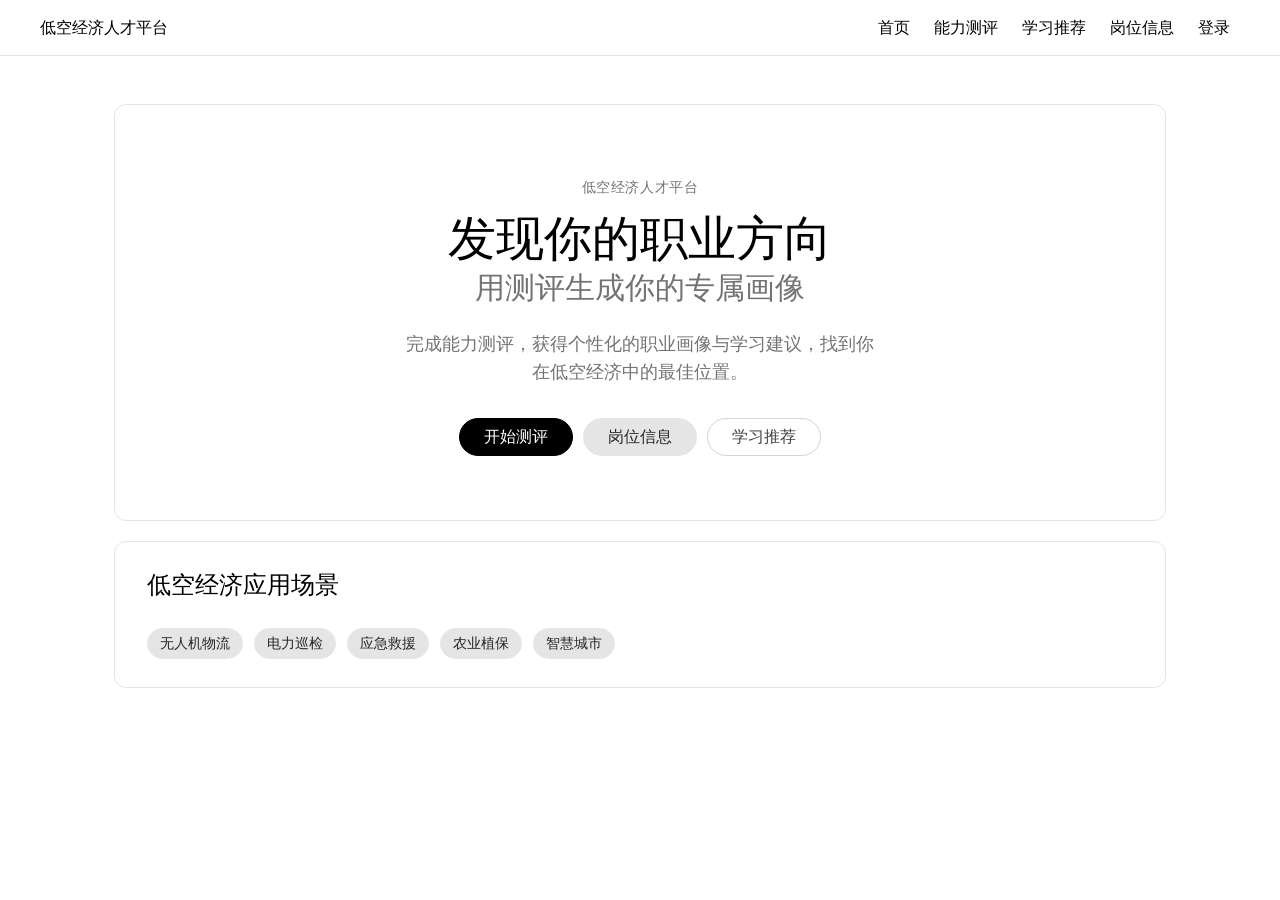
<file: index.html>
<!DOCTYPE html>
<html lang="zh-CN">

<head>

<meta charset="UTF-8">
<meta name="viewport" content="width=device-width, initial-scale=1.0">
<title>低空经济人才平台</title>

<link rel="stylesheet" href="css/style.css">

</head>

<body>

<nav class="navbar" role="navigation" aria-label="主导航">

<div class="logo" onclick="location.href='index.html'">低空经济人才平台</div>

<div class="nav-links" id="navLinks">

<a href="index.html" class="active">首页</a>
<a href="test.html">能力测评</a>
<a href="learning.html">学习推荐</a>
<a href="jobs.html">岗位信息</a>

<!-- 登录按钮交给JS控制 -->
<span id="authArea"></span>

</div>

</nav>

<main class="container">

  <section class="hero" aria-labelledby="heroTitle">
    <p class="hero-eyebrow">低空经济人才平台</p>
    <h1 class="hero-title" id="heroTitle">发现你的职业方向</h1>
    <p class="hero-title-sub">用测评生成你的专属画像</p>
    <p class="hero-desc">完成能力测评，获得个性化的职业画像与学习建议，找到你在低空经济中的最佳位置。</p>
    <div class="hero-actions">
      <a class="btn btn-green" href="test.html">开始测评</a>
      <a class="btn" href="jobs.html">岗位信息</a>
      <a class="btn btn-outline" href="learning.html">学习推荐</a>
    </div>
  </section>

  <div class="card">

    <h2 class="title">低空经济应用场景</h2>

    <div>
      <span class="tag">无人机物流</span>
      <span class="tag">电力巡检</span>
      <span class="tag">应急救援</span>
      <span class="tag">农业植保</span>
      <span class="tag">智慧城市</span>
    </div>

  </div>

</main>

<!-- 新增：登录状态控制 -->
<script>
window.onload = function () {
    var isLogin = localStorage.getItem("isLogin");
    var username = localStorage.getItem("username");
    var authArea = document.getElementById("authArea");

    if (isLogin === "true") {
        authArea.innerHTML = `
            <a href="profile.html">你好，${username || "用户"}</a>
            <a href="#" onclick="logout()">退出</a>
        `;
    } else {
        //  未登录
        authArea.innerHTML = `<a href="login.html">登录</a>`;
    }
};

//  退出登录
function logout() {
    localStorage.clear();
    alert("已退出登录");
    location.reload();
}
</script>

</body>

</html>
</file>
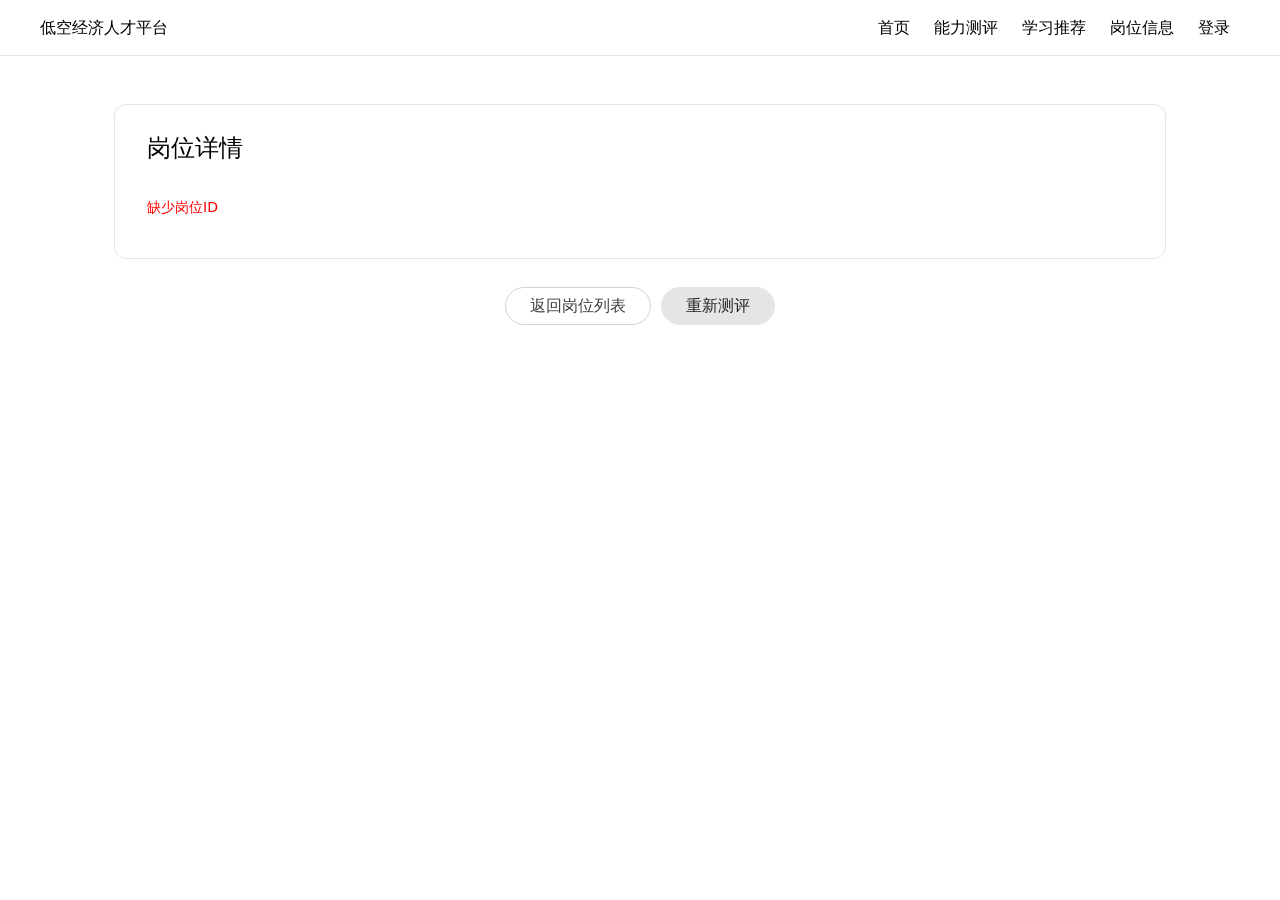
<file: job-detail.html>
<!DOCTYPE html>
<html lang="zh-CN">
<head>
    <meta charset="UTF-8">
    <meta name="viewport" content="width=device-width, initial-scale=1.0">
    <title>岗位详情 - 低空经济人才平台</title>
    <link rel="stylesheet" href="css/style.css">
</head>
<body>

<nav class="navbar" role="navigation" aria-label="主导航">
    <div class="logo" onclick="location.href='index.html'">低空经济人才平台</div>
    <div class="nav-links">
        <a href="index.html">首页</a>
        <a href="test.html">能力测评</a>
        <a href="learning.html">学习推荐</a>
        <a href="jobs.html" class="active">岗位信息</a>
        <a href="login.html">登录</a>
    </div>
</nav>

<main class="container">
    <div id="jobDetail" class="card">
        <h2 class="title">岗位详情</h2>
        <div id="loading">加载中...</div>
        <div id="error" style="display:none; color:red;">岗位信息加载失败</div>
        <div id="content" style="display:none;">
            <h3 id="jobName"></h3>
            <p id="jobDesc" class="job-desc"></p>
            <div class="job-meta">
                <span class="meta-item"><strong>类别：</strong><span id="jobCategory"></span></span>
                <span class="meta-item"><strong>要求等级：</strong><span id="jobRequire"></span></span>
                <span class="meta-item"><strong>薪资范围：</strong><span id="jobSalary"></span></span>
                <span class="meta-item"><strong>工作地点：</strong><span id="jobLocation"></span></span>
                <span class="meta-item"><strong>企业类型：</strong><span id="jobCompany"></span></span>
            </div>
            <div class="job-section">
                <h4>主要职责</h4>
                <ul id="responsibilities"></ul>
            </div>
            <div class="job-section">
                <h4>任职要求</h4>
                <ul id="requirements"></ul>
            </div>
        </div>
    </div>
    <div class="action-bar">
        <button class="btn btn-outline" onclick="history.back()">返回岗位列表</button>
        <button class="btn" onclick="location.href='test.html'">重新测评</button>
    </div>
</main>

<script>
window.onload = function() {
    const urlParams = new URLSearchParams(window.location.search);
    const jobId = urlParams.get('jobId');
    if (!jobId) {
        showError('缺少岗位ID');
        return;
    }
    loadJobDetail(jobId);
};

async function loadJobDetail(jobId) {
    try {
        const response = await fetch('/api/jobs/' + encodeURIComponent(jobId));
        if (!response.ok) {
            throw new Error('岗位不存在');
        }
        const job = await response.json();
        renderJobDetail(job);
    } catch (error) {
        showError('加载岗位详情失败：' + error.message);
    }
}

function renderJobDetail(job) {
    document.getElementById('loading').style.display = 'none';
    document.getElementById('content').style.display = 'block';

    document.getElementById('jobName').textContent = job.name;
    document.getElementById('jobDesc').textContent = job.description;
    document.getElementById('jobCategory').textContent = job.category;
    document.getElementById('jobRequire').textContent = job.requireLevel;
    document.getElementById('jobSalary').textContent = job.salaryRange;
    document.getElementById('jobLocation').textContent = job.workLocation;
    document.getElementById('jobCompany').textContent = job.companyType;

    const respList = document.getElementById('responsibilities');
    respList.innerHTML = '';
    job.responsibilities.forEach(resp => {
        const li = document.createElement('li');
        li.textContent = resp;
        respList.appendChild(li);
    });

    const reqList = document.getElementById('requirements');
    reqList.innerHTML = '';
    job.requirements.forEach(req => {
        const li = document.createElement('li');
        li.textContent = req;
        reqList.appendChild(li);
    });
}

function showError(message) {
    document.getElementById('loading').style.display = 'none';
    document.getElementById('error').style.display = 'block';
    document.getElementById('error').textContent = message;
}
</script>
</body>
</html>
</file>
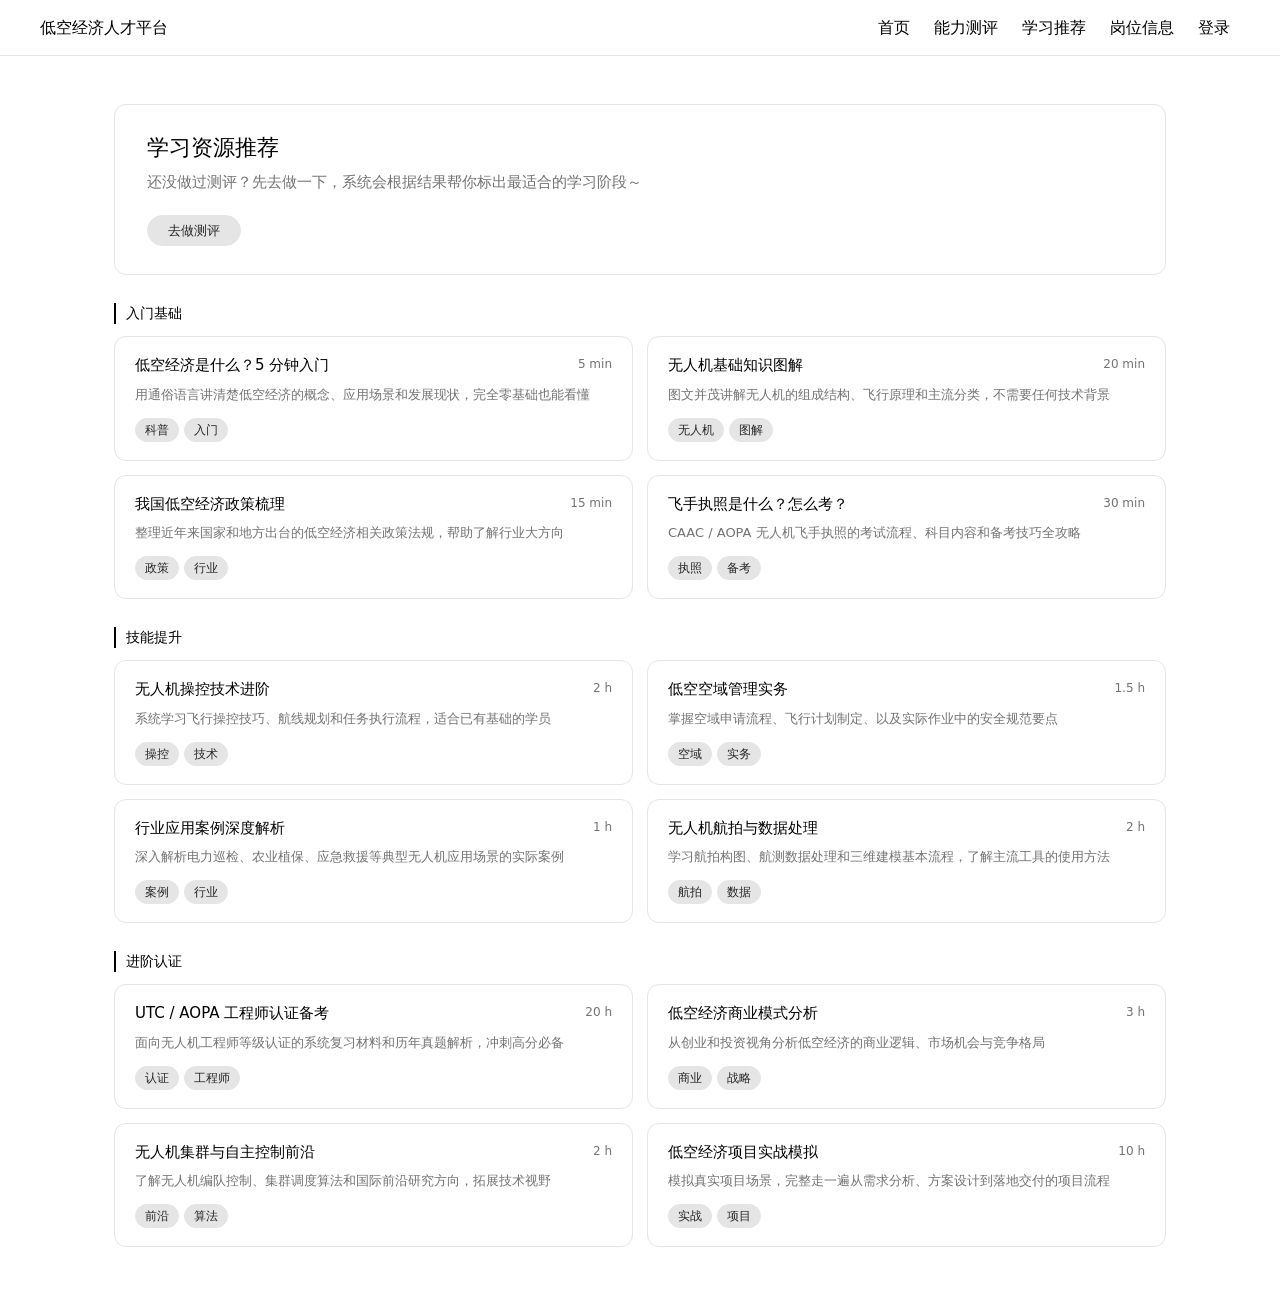
<file: learning.html>
<!DOCTYPE html>
<html lang="zh-CN">
<head>
  <meta charset="UTF-8">
  <meta name="viewport" content="width=device-width, initial-scale=1.0">
  <title>学习推荐 - 低空经济人才平台</title>
  <link rel="stylesheet" href="css/style.css">
</head>
<body>

<nav class="navbar" role="navigation" aria-label="主导航">
  <div class="logo" onclick="location.href='index.html'">低空经济人才平台</div>
  <div class="nav-links">
    <a href="index.html">首页</a>
    <a href="test.html">能力测评</a>
    <a href="learning.html" class="active">学习推荐</a>
    <a href="jobs.html">岗位信息</a>
    <a href="login.html">登录</a>
  </div>
</nav>

<main class="container">

  <!-- 顶部介绍 -->
  <div class="card">
    <h2 class="title" style="font-size:1.375rem;margin-bottom:0.5rem">学习资源推荐</h2>
    <p class="learning-intro" id="learningIntro">
      根据你的测评结果，以下资源最适合你现阶段学习，按难度分为三个阶段
    </p>
    <div id="learningLevelTag"></div>
  </div>

  <!-- 入门基础 -->
  <div class="section-header">
    <span class="section-badge">入门基础</span>
  </div>
  <div class="course-grid" id="sectionBegin"></div>

  <!-- 技能提升 -->
  <div class="section-header">
    <span class="section-badge">技能提升</span>
  </div>
  <div class="course-grid" id="sectionMid"></div>

  <!-- 进阶认证 -->
  <div class="section-header">
    <span class="section-badge">进阶认证</span>
  </div>
  <div class="course-grid" id="sectionAdv"></div>

</main>

<script src="js/learning.js"></script>
</body>
</html>
</file>
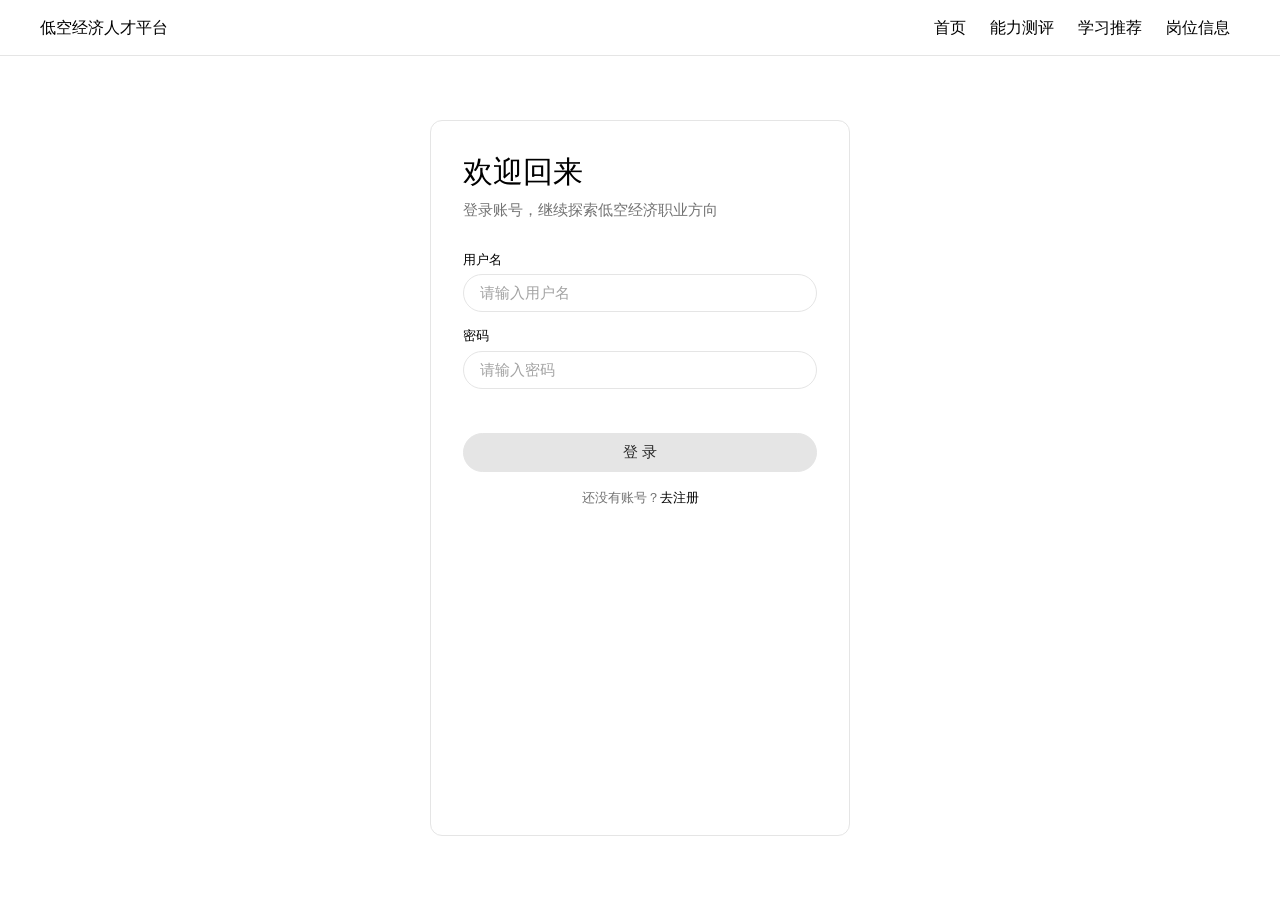
<file: login.html>
<!DOCTYPE html>
<html lang="zh-CN">
<head>
  <meta charset="UTF-8">
  <meta name="viewport" content="width=device-width, initial-scale=1.0">
  <title>登录 - 低空经济人才平台</title>
  <link rel="stylesheet" href="css/style.css">
</head>
<body>

<nav class="navbar" role="navigation" aria-label="主导航">
  <div class="logo" onclick="location.href='index.html'">低空经济人才平台</div>
  <div class="nav-links">
    <a href="index.html">首页</a>
    <a href="test.html">能力测评</a>
    <a href="learning.html">学习推荐</a>
    <a href="jobs.html">岗位信息</a>
  </div>
</nav>

<div class="auth-wrap">
  <div class="auth-card card">

    <h2 class="auth-title">欢迎回来</h2>
    <p class="auth-sub">登录账号，继续探索低空经济职业方向</p>

    <div class="form-group">
      <label class="form-label">用户名</label>
      <input class="form-input" type="text" id="username" placeholder="请输入用户名">
    </div>

    <div class="form-group">
      <label class="form-label">密码</label>
      <input class="form-input" type="password" id="password" placeholder="请输入密码"
             onkeydown="if(event.key==='Enter') login()">
    </div>

    <p id="loginTip" class="form-tip"></p>

    <button class="btn auth-btn" onclick="login()">登  录</button>

    <p class="form-switch">还没有账号？<a href="register.html">去注册</a></p>

  </div>
</div>

<script src="js/users.js"></script>
</body>
</html>
</file>
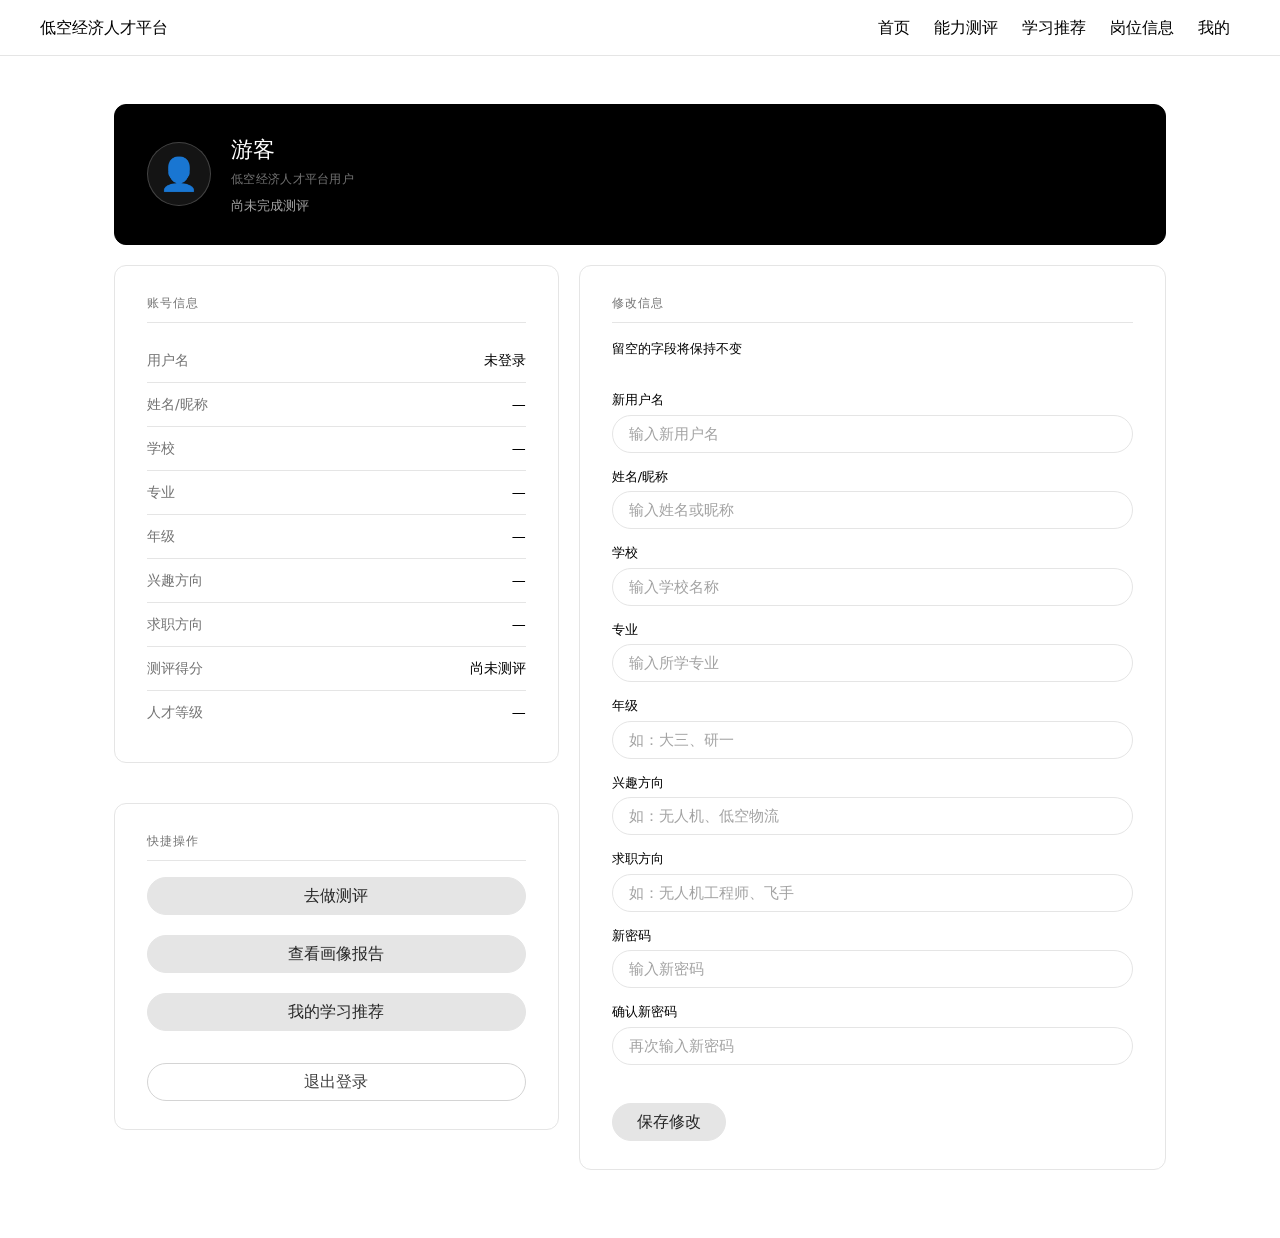
<file: profile.html>
<!DOCTYPE html>
<html lang="zh-CN">
<head>
  <meta charset="UTF-8">
  <meta name="viewport" content="width=device-width, initial-scale=1.0">
  <title>个人主页 - 低空经济人才平台</title>
  <link rel="stylesheet" href="css/style.css">
</head>
<body>

<nav class="navbar" role="navigation" aria-label="主导航">
  <div class="logo" onclick="location.href='index.html'">低空经济人才平台</div>
  <div class="nav-links">
    <a href="index.html">首页</a>
    <a href="test.html">能力测评</a>
    <a href="learning.html">学习推荐</a>
    <a href="jobs.html">岗位信息</a>
    <a href="profile.html" class="active">我的</a>
  </div>
</nav>

<main class="container">

  <!-- 用户横幅 -->
  <div class="profile-banner">
    <div class="banner-left">
      <div class="avatar-circle">👤</div>
      <div class="banner-info">
        <h1 class="banner-name" id="profileName">游客</h1>
        <p class="banner-subtitle">低空经济人才平台用户</p>
        <div class="banner-meta" id="profileMeta">尚未完成测评</div>
      </div>
    </div>
    <div class="banner-right">
      <div class="level-badge" id="profileBadge" style="display:none">
        <span class="level-title" id="profileLevelTitle">—</span>
        <span class="level-desc" id="profileLevelDesc">—</span>
      </div>
    </div>
  </div>

  <!-- 双栏 -->
  <div class="profile-row">

    <!-- 左栏：账号信息 + 快捷操作 -->
    <div class="profile-col-left">

      <div class="card">
        <h3 class="section-title">账号信息</h3>
        <div class="info-list">
          <div class="info-row">
            <span class="info-key">用户名</span>
            <span class="info-val" id="infoUsername">—</span>
          </div>
          <div class="info-row">
            <span class="info-key">姓名/昵称</span>
            <span class="info-val" id="infoNickname">—</span>
          </div>
          <div class="info-row">
            <span class="info-key">学校</span>
            <span class="info-val" id="infoSchool">—</span>
          </div>
          <div class="info-row">
            <span class="info-key">专业</span>
            <span class="info-val" id="infoMajor">—</span>
          </div>
          <div class="info-row">
            <span class="info-key">年级</span>
            <span class="info-val" id="infoGrade">—</span>
          </div>
          <div class="info-row">
            <span class="info-key">兴趣方向</span>
            <span class="info-val" id="infoInterest">—</span>
          </div>
          <div class="info-row">
            <span class="info-key">求职方向</span>
            <span class="info-val" id="infoJob">—</span>
          </div>
          <div class="info-row">
            <span class="info-key">测评得分</span>
            <span class="info-val" id="infoScore">尚未测评</span>
          </div>
          <div class="info-row">
            <span class="info-key">人才等级</span>
            <span class="info-val" id="infoLevel">—</span>
          </div>
        </div>
      </div>

  <!-- 快捷操作按钮组：flex 纵向排列 -->
      <div class="card">
        <h3 class="section-title">快捷操作</h3>
        <div style="display:flex;flex-direction:column;gap:var(--space-5);margin-top:var(--space-2)">
          <button class="btn" onclick="location.href='test.html'">去做测评</button>
          <button class="btn" onclick="location.href='result.html'">查看画像报告</button>
          <button class="btn" onclick="location.href='learning.html'">我的学习推荐</button>
          <button class="btn btn-outline" onclick="logout()" style="margin-top:var(--space-3)">退出登录</button>
        </div>
      </div>

    </div>

    <!-- 右栏：修改账号信息 -->
    <div class="profile-col-right">

      <div class="card">
        <h3 class="section-title">修改信息</h3>
        <p style="font-size:0.8125rem;color:var(--palette-text-secondary);margin-bottom:var(--space-7)">留空的字段将保持不变</p>

        <div class="form-group">
          <label class="form-label">新用户名</label>
          <input class="form-input" type="text" id="newUsername" placeholder="输入新用户名">
        </div>

        <div class="form-group">
          <label class="form-label">姓名/昵称</label>
          <input class="form-input" type="text" id="newNickname" placeholder="输入姓名或昵称">
        </div>

        <div class="form-group">
          <label class="form-label">学校</label>
          <input class="form-input" type="text" id="newSchool" placeholder="输入学校名称">
        </div>

        <div class="form-group">
          <label class="form-label">专业</label>
          <input class="form-input" type="text" id="newMajor" placeholder="输入所学专业">
        </div>

        <div class="form-group">
          <label class="form-label">年级</label>
          <input class="form-input" type="text" id="newGrade" placeholder="如：大三、研一">
        </div>

        <div class="form-group">
          <label class="form-label">兴趣方向</label>
          <input class="form-input" type="text" id="newInterest" placeholder="如：无人机、低空物流">
        </div>

        <div class="form-group">
          <label class="form-label">求职方向</label>
          <input class="form-input" type="text" id="newJob" placeholder="如：无人机工程师、飞手">
        </div>

        <div class="form-group">
          <label class="form-label">新密码</label>
          <input class="form-input" type="password" id="newPassword" placeholder="输入新密码">
        </div>

        <div class="form-group">
          <label class="form-label">确认新密码</label>
          <input class="form-input" type="password" id="newPassword2" placeholder="再次输入新密码">
        </div>

        <p id="profileTip" class="form-tip"></p>
        <button class="btn" onclick="saveProfile()">保存修改</button>
      </div>

    </div>

  </div>

</main>

<script>
function getLevel(score) {
    if (score >= 8) return { title: "高潜力人才", desc: "技术能力突出，具备快速成长潜力", type: "gold" };
    if (score >= 5) return { title: "发展型人才", desc: "基础较好，持续学习可实现突破", type: "silver" };
    return { title: "基础型人才", desc: "初入行业，建议系统培养提升", type: "bronze" };
}

window.onload = async function () {
    var isLogin  = localStorage.getItem("isLogin");
    var userId   = localStorage.getItem("userId");
    var username = localStorage.getItem("username");

    if (!isLogin || !userId) {
        document.getElementById("profileName").textContent = "游客";
        document.getElementById("infoUsername").textContent = "未登录";
        return;
    }

    // 先用本地缓存填充，再用后端数据覆盖
    document.getElementById("profileName").textContent = username || "用户";
    document.getElementById("infoUsername").textContent = username || "—";
    document.getElementById("infoNickname").textContent = localStorage.getItem("nickname") || "—";
    document.getElementById("infoSchool").textContent   = localStorage.getItem("school")   || "—";
    document.getElementById("infoMajor").textContent    = localStorage.getItem("major")    || "—";
    document.getElementById("infoGrade").textContent    = localStorage.getItem("grade")    || "—";
    document.getElementById("infoInterest").textContent = localStorage.getItem("interest") || "—";
    document.getElementById("infoJob").textContent      = localStorage.getItem("jobTarget")|| "—";

    try {
        var res = await fetch('http://localhost:8080/api/profile/' + userId);
        if (!res.ok) throw new Error("请求失败");
        var data = await res.json();

        document.getElementById("profileName").textContent = data.username || username;
        document.getElementById("infoUsername").textContent = data.username || username;

        if (data.score !== undefined && data.score !== null) {
            var lv = getLevel(data.score);
            document.getElementById("profileMeta").innerHTML =
                '测评得分：<strong>' + data.score + '</strong> / 10 &nbsp;·&nbsp; 等级：<strong>' + data.level + '</strong>';
            document.getElementById("infoScore").textContent = data.score + " / 10";
            document.getElementById("infoLevel").textContent = data.level || lv.title;

            var badge = document.getElementById("profileBadge");
            badge.style.display = "block";
            badge.className = "level-badge level-" + lv.type;
            document.getElementById("profileLevelTitle").textContent = data.level || lv.title;
            document.getElementById("profileLevelDesc").textContent  = lv.desc;

            // 同步到 localStorage 供其他页面使用
            localStorage.setItem("score", data.score);
        }
    } catch (e) {
        console.warn("获取个人信息失败，使用本地缓存", e);
        var score = localStorage.getItem("score");
        if (score) {
            var lv = getLevel(parseInt(score));
            document.getElementById("profileMeta").innerHTML =
                '测评得分：<strong>' + score + '</strong> / 10 &nbsp;·&nbsp; 等级：<strong>' + lv.title + '</strong>';
            document.getElementById("infoScore").textContent = score + " / 10";
            document.getElementById("infoLevel").textContent = lv.title;
            var badge = document.getElementById("profileBadge");
            badge.style.display = "block";
            badge.className = "level-badge level-" + lv.type;
            document.getElementById("profileLevelTitle").textContent = lv.title;
            document.getElementById("profileLevelDesc").textContent  = lv.desc;
        }
    }
};

function saveProfile() {
    var newUser     = document.getElementById("newUsername").value.trim();
    var newNickname = document.getElementById("newNickname").value.trim();
    var newSchool   = document.getElementById("newSchool").value.trim();
    var newMajor    = document.getElementById("newMajor").value.trim();
    var newGrade    = document.getElementById("newGrade").value.trim();
    var newInterest = document.getElementById("newInterest").value.trim();
    var newJob      = document.getElementById("newJob").value.trim();
    var newPass     = document.getElementById("newPassword").value;
    var newPass2    = document.getElementById("newPassword2").value;
    var tip = document.getElementById("profileTip");

    if (newPass && newPass !== newPass2) {
        tip.textContent = "两次密码输入不一致";
        tip.className = "form-tip";
        return;
    }

    if (newUser)     { localStorage.setItem("username", newUser);       document.getElementById("profileName").textContent = newUser; document.getElementById("infoUsername").textContent = newUser; }
    if (newNickname) { localStorage.setItem("nickname", newNickname);   document.getElementById("infoNickname").textContent = newNickname; }
    if (newSchool)   { localStorage.setItem("school", newSchool);       document.getElementById("infoSchool").textContent = newSchool; }
    if (newMajor)    { localStorage.setItem("major", newMajor);         document.getElementById("infoMajor").textContent = newMajor; }
    if (newGrade)    { localStorage.setItem("grade", newGrade);         document.getElementById("infoGrade").textContent = newGrade; }
    if (newInterest) { localStorage.setItem("interest", newInterest);   document.getElementById("infoInterest").textContent = newInterest; }
    if (newJob)      { localStorage.setItem("jobTarget", newJob);       document.getElementById("infoJob").textContent = newJob; }
    if (newPass)     { localStorage.setItem("password", newPass); }

    tip.textContent = "修改已保存 ✓";
    tip.className = "form-tip ok";
    ["newUsername","newNickname","newSchool","newMajor","newGrade","newInterest","newJob","newPassword","newPassword2"].forEach(function(id) {
        document.getElementById(id).value = "";
    });
}

function logout() {
    localStorage.removeItem("username");
    localStorage.removeItem("password");
    window.location.href = "login.html";
}
</script>

</body>
</html>
</file>
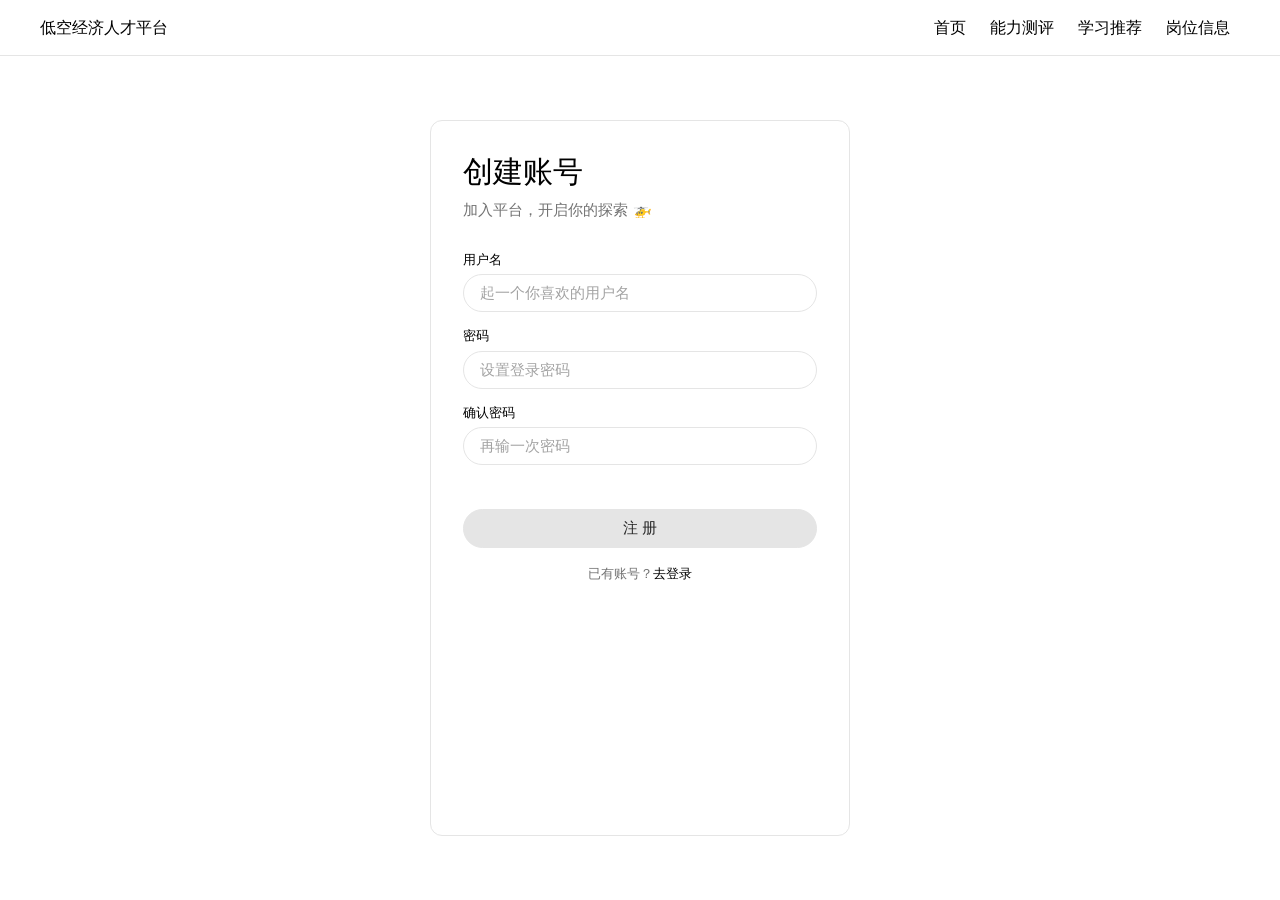
<file: register.html>
<!DOCTYPE html>
<html lang="zh-CN">
<head>
  <meta charset="UTF-8">
  <meta name="viewport" content="width=device-width, initial-scale=1.0">
  <title>注册 - 低空经济人才平台</title>
  <link rel="stylesheet" href="css/style.css">
</head>
<body>

<nav class="navbar" role="navigation" aria-label="主导航">
  <div class="logo" onclick="location.href='index.html'">低空经济人才平台</div>
  <div class="nav-links">
    <a href="index.html">首页</a>
    <a href="test.html">能力测评</a>
    <a href="learning.html">学习推荐</a>
    <a href="jobs.html">岗位信息</a>
  </div>
</nav>

<div class="auth-wrap">
  <div class="auth-card card">

    <h2 class="auth-title">创建账号</h2>
    <p class="auth-sub">加入平台，开启你的探索 🚁</p>

    <div class="form-group">
      <label class="form-label">用户名</label>
      <input class="form-input" type="text" id="username" placeholder="起一个你喜欢的用户名">
    </div>

    <div class="form-group">
      <label class="form-label">密码</label>
      <input class="form-input" type="password" id="password" placeholder="设置登录密码">
    </div>

    <div class="form-group">
      <label class="form-label">确认密码</label>
      <input class="form-input" type="password" id="password2" placeholder="再输一次密码"
             onkeydown="if(event.key==='Enter') register()">
    </div>

    <p id="regTip" class="form-tip"></p>

    <button class="btn auth-btn" onclick="register()">注  册</button>

    <p class="form-switch">已有账号？<a href="login.html">去登录</a></p>

  </div>
</div>

<script src="js/users.js"></script>
</body>
</html>
</file>
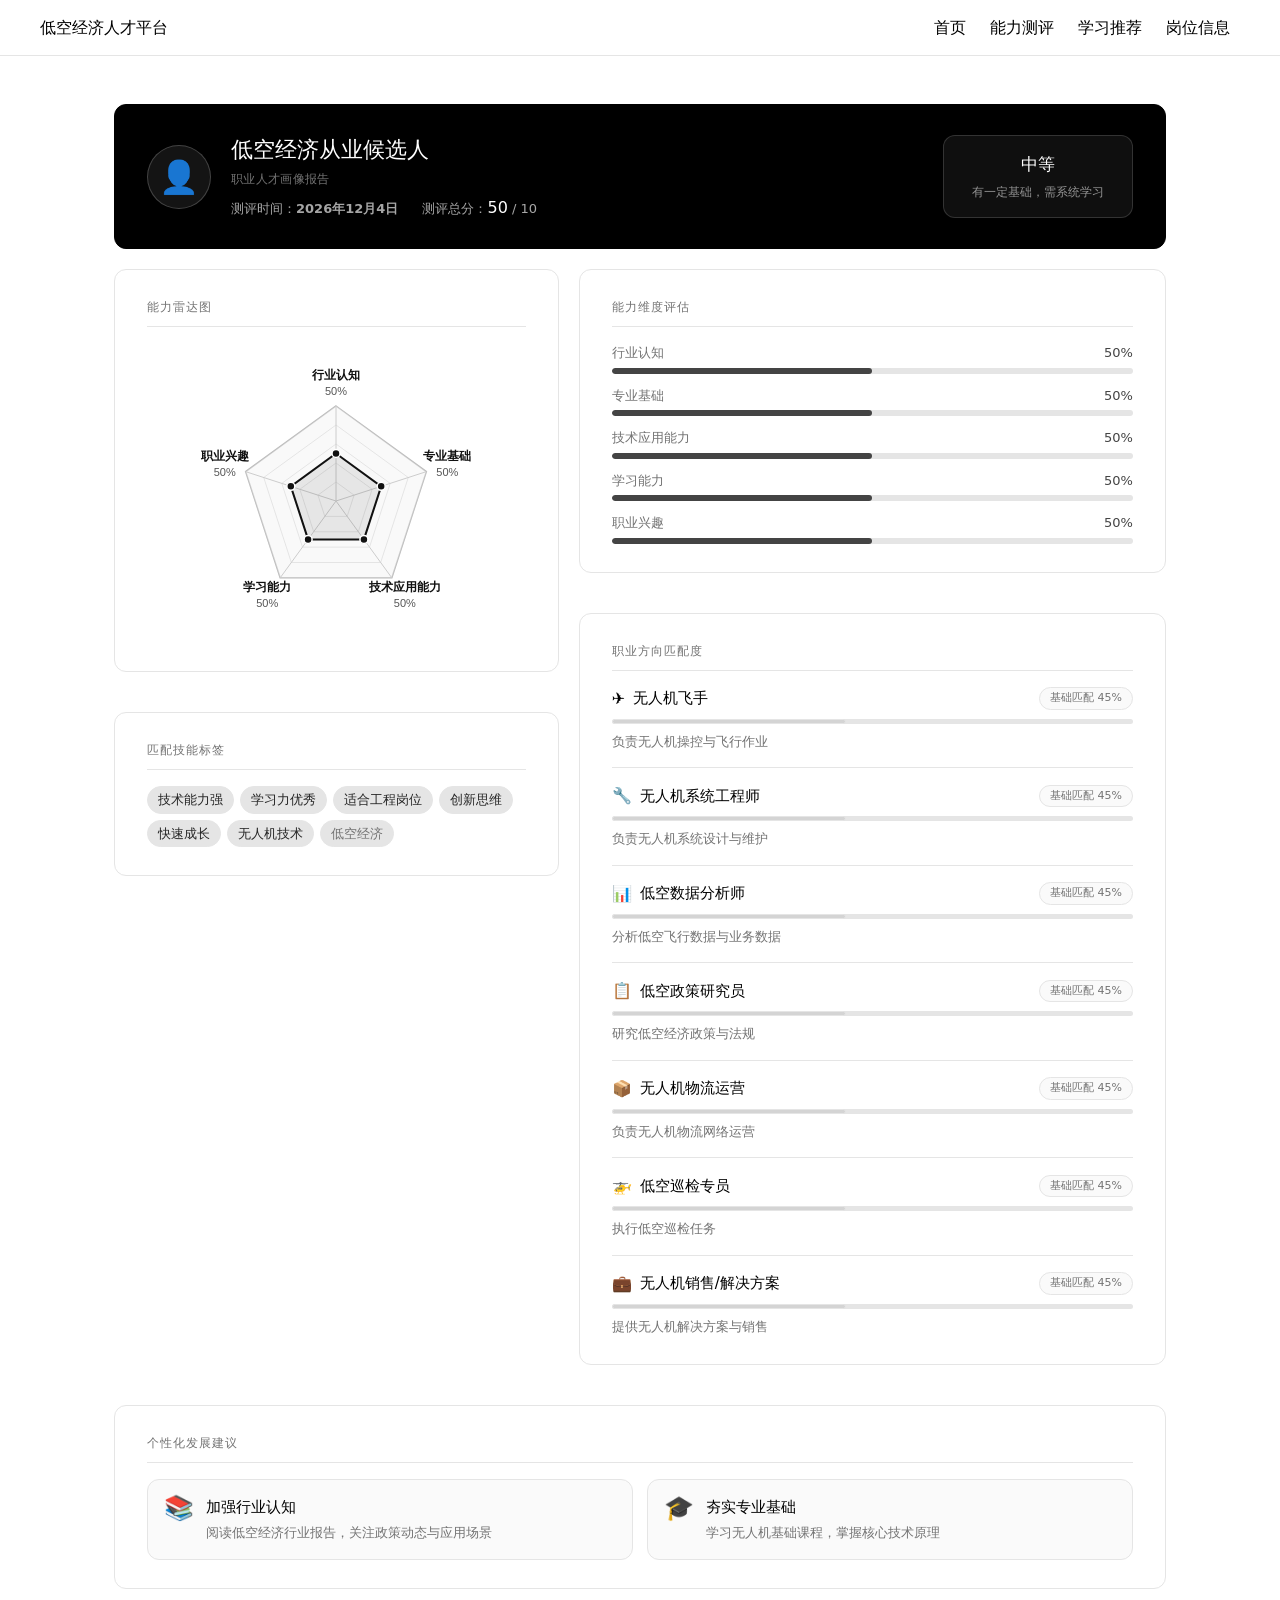
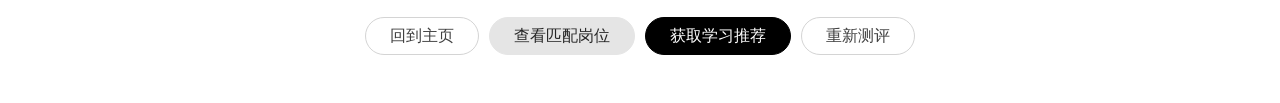
<file: result.html>
<!DOCTYPE html>
<html lang="zh-CN">
<head>
<meta charset="UTF-8">
<meta name="viewport" content="width=device-width, initial-scale=1.0">
<title>职业人才画像 - 低空经济人才平台</title>
<link rel="stylesheet" href="css/style.css">
</head>
<body>

<nav class="navbar" role="navigation" aria-label="主导航">
  <div class="logo" onclick="location.href='index.html'">低空经济人才平台</div>
  <div class="nav-links">
    <a href="index.html">首页</a>
    <a href="test.html">能力测评</a>
    <a href="learning.html">学习推荐</a>
    <a href="jobs.html">岗位信息</a>
  </div>
</nav>

<main class="container">

  <!-- 画像头部横幅 -->
  <div class="profile-banner">
    <div class="banner-left">
      <div class="avatar-circle">👤</div>
      <div class="banner-info">
        <h1 class="banner-name">低空经济从业候选人</h1>
        <p class="banner-subtitle">职业人才画像报告</p>
        <div class="banner-meta">
          <span>测评时间：<strong id="testDate">—</strong></span>
          <span class="meta-sep">测评总分：<strong id="testScore" class="score-hl">—</strong> / 10</span>
        </div>
      </div>
    </div>
    <div class="banner-right">
      <div class="level-badge" id="levelBadge">
        <span class="level-title" id="levelTitle">—</span>
        <span class="level-desc" id="levelDesc">—</span>
      </div>
    </div>
  </div>

  <!-- 主体双栏布局 -->
  <div class="profile-row">

    <!-- 雷达图  技能标签 -->
    <div class="profile-col-left">

      <div class="card">
        <h3 class="section-title">能力雷达图</h3>
        <div class="radar-wrap">
          <canvas id="radarChart" width="320" height="300"></canvas>
        </div>
      </div>

      <div class="card">
        <h3 class="section-title">匹配技能标签</h3>
        <div id="skillTags" class="tags-wrap"></div>
      </div>

    </div>

    <!-- 维度评估 职业匹配 -->
    <div class="profile-col-right">

      <div class="card">
        <h3 class="section-title">能力维度评估</h3>
        <div id="dimBars"></div>
      </div>

      <div class="card">
        <h3 class="section-title">职业方向匹配度</h3>
        <div id="careerList"></div>
      </div>

    </div>

  </div>

  <!-- 发展建议 -->
  <div class="card" style="margin-top:20px">
    <h3 class="section-title">个性化发展建议</h3>
    <div id="suggestions" class="suggest-grid"></div>
  </div>

  <!-- 操作按钮 -->
  <div class="action-bar">
    <button class="btn btn-outline" onclick="location.href='index.html'">回到主页</button>
    <button class="btn" onclick="location.href='jobs.html'">查看匹配岗位</button>
    <button class="btn btn-green" onclick="location.href='learning.html'">获取学习推荐</button>
    <button class="btn btn-outline" onclick="location.href='test.html'">重新测评</button>
  </div>

</main>

<script src="js/recommend.js"></script>
</body>
</html>
</file>
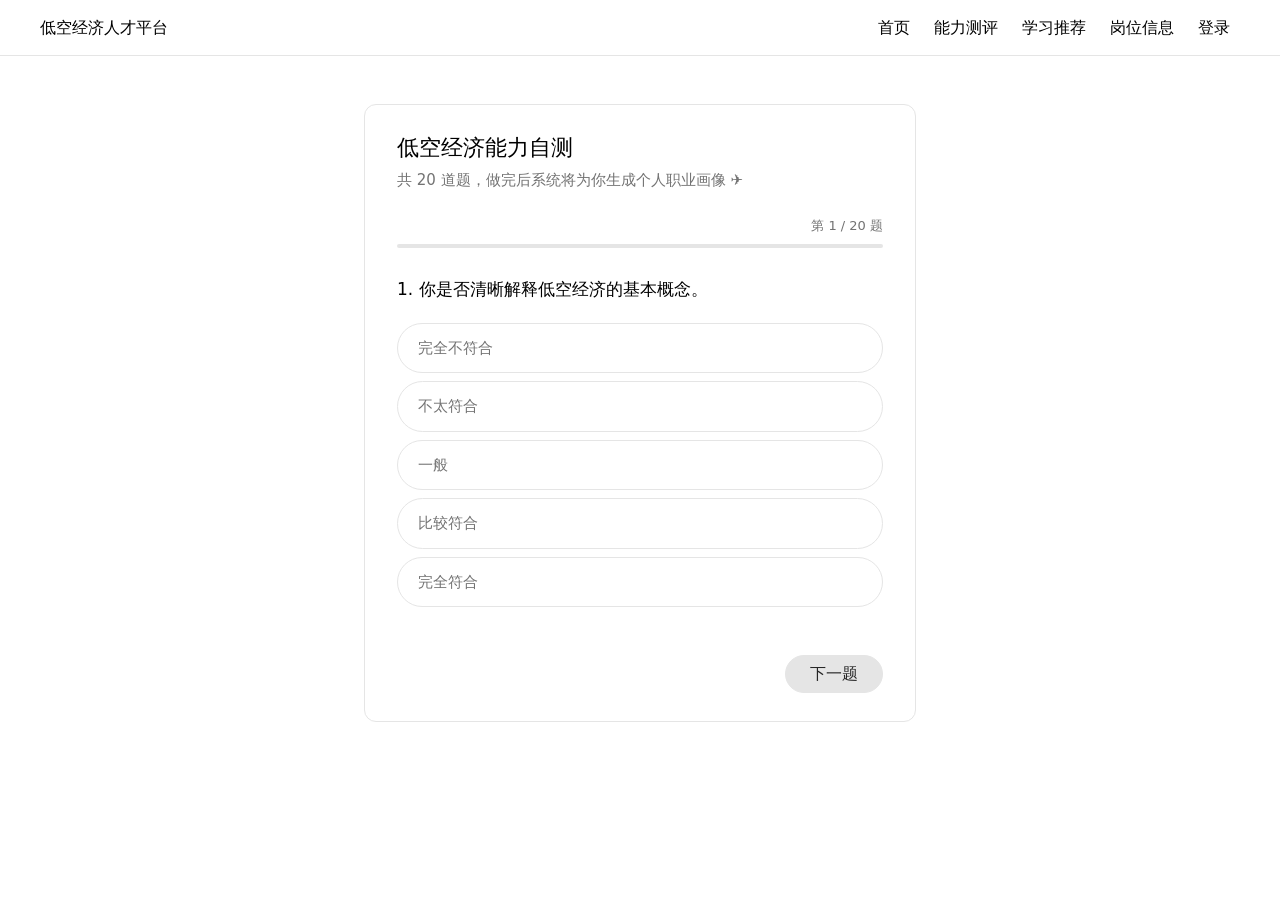
<file: test.html>
<!DOCTYPE html>
<html lang="zh-CN">
<head>
  <meta charset="UTF-8">
  <meta name="viewport" content="width=device-width, initial-scale=1.0">
  <title>能力测评 - 低空经济人才平台</title>
  <link rel="stylesheet" href="css/style.css">
</head>
<body>

<nav class="navbar" role="navigation" aria-label="主导航">
  <div class="logo" onclick="location.href='index.html'">低空经济人才平台</div>
  <div class="nav-links">
    <a href="index.html">首页</a>
    <a href="test.html" class="active">能力测评</a>
    <a href="learning.html">学习推荐</a>
    <a href="jobs.html">岗位信息</a>
    <a href="login.html">登录</a>
  </div>
</nav>

<!-- 测评页限宽 600px，居中显示 -->
<main class="container" style="max-width:600px">

  <div class="card">
    <!-- 页面标题 -->
    <h2 class="title" style="font-size:1.375rem;margin-bottom:0.375rem">低空经济能力自测</h2>
    <p class="test-intro">共 20 道题，做完后系统将为你生成个人职业画像 ✈</p>

    <!-- 进度条 — accent 橙填充 -->
    <div class="progress-wrap">
      <div class="progress-header">
        <span id="progressText">第 1 / 20 题</span>
      </div>
      <div class="progress-track">
        <div class="progress-fill" id="progressFill" style="width:0%"></div>
      </div>
    </div>

    <!-- 题目文字 -->
    <p class="question-text" id="questionText"></p>

    <!-- 选项列表 -->
    <div id="optionsWrap" class="options-wrap"></div>

    <!-- 提示语 -->
    <p class="tip-msg" id="tipMsg"></p>

    <!-- 上一题 / 下一题 按钮 -->
    <div class="test-nav">
      <button class="btn btn-outline" id="btnPrev" onclick="prevQuestion()" style="visibility:hidden">上一题</button>
      <button class="btn" id="btnNext">下一题</button>
    </div>

  </div>

</main>

<script src="js/test.js"></script>
</body>
</html>
</file>
<file: css/style.css>
/*
   低空经济人才平台 — 设计系统
   参考 ollama
   作者: 刘书颜
*/

/*
    1设计令牌
*/
:root {
  /* 主色 — 纯灰度 */
  --color-bg:       #ffffff;   /* 纯白页面背景 */
  --color-text:     #000000;   /* 主文字 */
  --color-text-sub: #737373;   /* Stone 次要文字 */
  --color-text-mid: #525252;   /* Mid Gray 强调次要 */
  --color-text-dim: #a3a3a3;   /* Silver 淡化/占位符 */
  --color-near-black: #262626; /* Near Black 按钮文字 */

  /* 表面 */
  --surface-snow:  #fafafa;    /* Snow 微弱区分背景 */
  --surface-btn:   #e5e5e5;    /* Light Gray 主按钮背景/边框 */
  --surface-dark:  #090909;    /* Darkest 深色容器 */

  /* 边框 */
  --border-light:  #e5e5e5;    /* 主边框 */
  --border-mid:    #d4d4d4;    /* 白色表面按钮边框 */

  /* 圆角 — 二元系统 */
  --radius-container: 12px;    /* 所有非交互容器 */
  --radius-pill:      9999px;  /* 所有交互元素 */

  /* 字体 */
  --font-display: "SF Pro Rounded", system-ui, -apple-system, system-ui;
  --font-body:    ui-sans-serif, system-ui, "Apple Color Emoji", "Segoe UI Emoji", "Segoe UI Symbol", "Noto Color Emoji";
  --font-mono:    ui-monospace, SFMono-Regular, Menlo, Monaco, Consolas, "Liberation Mono", "Courier New";

  /* 间距基准 8px */
  --space-1:  4px;
  --space-2:  8px;
  --space-3:  12px;
  --space-4:  16px;
  --space-5:  20px;
  --space-6:  24px;
  --space-7:  32px;
  --space-8:  40px;
  --space-9:  48px;
}

/*
    2Reset & 基础
*/
*, *::before, *::after {
  margin: 0; padding: 0;
  box-sizing: border-box;
}

html { font-size: 16px; -webkit-text-size-adjust: 100%; }

body {
  font-family: var(--font-body);
  background: var(--color-bg);
  color: var(--color-text);
  line-height: 1.5;
  -webkit-font-smoothing: antialiased;
  -moz-osx-font-smoothing: grayscale;
}

a { color: inherit; text-decoration: none; }
button { font-family: var(--font-body); cursor: pointer; }
ul, ol { list-style: none; }
img { display: block; max-width: 100%; }

/*
   3导航栏 — 透明无边框
*/
.navbar {
  position: sticky;
  top: 0;
  z-index: 100;
  background: rgba(255, 255, 255, 0.92);
  backdrop-filter: blur(8px);
  -webkit-backdrop-filter: blur(8px);
  border-bottom: 1px solid var(--border-light);
  padding: 0 var(--space-8);
  height: 56px;
  display: flex;
  justify-content: space-between;
  align-items: center;
}

.logo {
  font-family: var(--font-display);
  font-size: 1rem;
  font-weight: 500;
  color: var(--color-text);
  flex-shrink: 0;
  cursor: pointer;
}

.nav-links {
  display: flex;
  align-items: center;
  gap: var(--space-1);
}

.nav-links a {
  font-size: 1rem;
  font-weight: 400;
  color: var(--color-text);
  padding: 5px 10px;
  border-radius: var(--radius-pill);
  white-space: nowrap;
}

.nav-links a:hover { color: var(--color-text-sub); }

/* 激活项 */
.nav-links a.active { color: var(--color-text); }

/*
   4容器
*/
.container {
  max-width: 1100px;
  width: 100%;
  margin: var(--space-9) auto;
  padding: 0 var(--space-6);
  box-sizing: border-box;
}

/*
   5卡片 — 12px 容器圆角，无阴影
*/
.card {
  background: var(--color-bg);
  border: 1px solid var(--border-light);
  border-radius: var(--radius-container);
  padding: 28px 32px;
  margin-bottom: var(--space-5);
}

.card:hover { background: var(--surface-snow); }

/* 标题 */
.title {
  font-family: var(--font-display);
  font-size: 1.5rem;
  font-weight: 500;
  color: var(--color-text);
  margin-bottom: var(--space-5);
  line-height: 1.33;
}

/*
   6按钮系统 — 全胶囊形
*/

/* 主按钮 — Light Gray 胶囊 */
.btn {
  display: inline-flex;
  align-items: center;
  justify-content: center;
  font-family: var(--font-body);
  font-size: 1rem;
  font-weight: 400;
  line-height: 1;
  padding: 10px 24px;
  border-radius: var(--radius-pill);
  border: 1px solid var(--surface-btn);
  background: var(--surface-btn);
  color: var(--color-near-black);
  cursor: pointer;
  text-decoration: none;
  white-space: nowrap;
}

.btn:hover { background: var(--border-mid); border-color: var(--border-mid); }
.btn:focus-visible {
  outline: none;
  box-shadow: 0 0 0 3px rgba(59, 130, 246, 0.5);
}

/* 白色轮廓按钮 */
.btn-outline {
  background: var(--color-bg);
  border-color: var(--border-mid);
  color: #404040;
}

.btn-outline:hover { background: var(--surface-snow); }

/* 黑色 CTA 按钮 */
.btn-green {
  background: var(--color-text);
  color: var(--color-bg);
  border-color: var(--color-text);
}

.btn-green:hover { background: var(--color-near-black); border-color: var(--color-near-black); }

/*
   7输入框 — 胶囊形
*/
input, .form-input {
  font-family: var(--font-body);
  font-size: 0.9375rem;
  color: var(--color-text);
  width: 100%;
  padding: 9px 16px;
  border: 1px solid var(--border-light);
  border-radius: var(--radius-pill);
  background: var(--color-bg);
  outline: none;
  transition: border-color 0.15s ease;
}

input:focus, .form-input:focus {
  border-color: var(--border-mid);
  box-shadow: 0 0 0 3px rgba(59, 130, 246, 0.5);
}

input::placeholder, .form-input::placeholder { color: var(--color-text-dim); }

/*
   8标签 — 胶囊形
*/
.tag {
  display: inline-block;
  background: var(--surface-btn);
  color: var(--color-near-black);
  padding: 4px 12px;
  border-radius: var(--radius-pill);
  font-size: 0.875rem;
  font-weight: 400;
  margin-right: 6px;
  margin-top: 6px;
  border: 1px solid var(--border-light);
}

.tag:hover { background: var(--border-mid); }

/*
   9Hero 区 — 纯白居中，大字标题
*/
.hero {
  background: var(--color-bg);
  border: 1px solid var(--border-light);
  border-radius: var(--radius-container);
  padding: 72px 48px 64px;
  margin-bottom: var(--space-5);
  text-align: center;
}

/* 多行标题组合 */
.hero-eyebrow {
  font-family: var(--font-body);
  font-size: 0.875rem;
  font-weight: 400;
  color: var(--color-text-sub);
  letter-spacing: 0.04em;
  text-transform: uppercase;
  margin-bottom: 16px;
  opacity: 0;
  animation: fadeUp 0.6s ease forwards;
}

.hero-title {
  font-family: var(--font-display);
  font-size: 3rem;
  font-weight: 500;
  color: var(--color-text);
  margin-bottom: 8px;
  line-height: 1.0;
  opacity: 0;
  animation: fadeUp 0.6s ease 0.1s forwards;
}

/* 副标题行 — 次级字重，灰色 */
.hero-title-sub {
  font-family: var(--font-display);
  font-size: 1.875rem;
  font-weight: 400;
  color: var(--color-text-sub);
  margin-bottom: 24px;
  line-height: 1.2;
  opacity: 0;
  animation: fadeUp 0.6s ease 0.2s forwards;
}

.hero-desc {
  font-family: var(--font-body);
  font-size: 1.125rem;
  font-weight: 400;
  color: var(--color-text-sub);
  margin: 0 auto 32px;
  max-width: 480px;
  line-height: 1.56;
  opacity: 0;
  animation: fadeUp 0.6s ease 0.3s forwards;
}

.hero-actions {
  display: flex;
  justify-content: center;
  gap: 10px;
  flex-wrap: wrap;
  opacity: 0;
  animation: fadeUp 0.6s ease 0.42s forwards;
}

@keyframes fadeUp {
  from { opacity: 0; transform: translateY(14px); }
  to   { opacity: 1; transform: translateY(0); }
}

/* 结果展示 (通用) */
.result-box {
  font-family: var(--font-body);
  font-size: 1rem;
  line-height: 1.7;
  color: var(--color-text);
}

/*
   职业人才画像页
*/

/* 画像横幅 — 深色背景 */
.profile-banner {
  background: var(--color-text);
  border-radius: var(--radius-container);
  padding: 28px 32px;
  display: flex;
  justify-content: space-between;
  align-items: center;
  margin-bottom: var(--space-5);
  border: 1px solid var(--color-text);
}

.banner-left {
  display: flex;
  align-items: center;
  gap: var(--space-5);
}

/* 头像圆 */
.avatar-circle {
  width: 64px;
  height: 64px;
  border-radius: var(--radius-pill);
  background: rgba(255, 255, 255, 0.08);
  border: 1px solid rgba(255, 255, 255, 0.2);
  display: flex;
  align-items: center;
  justify-content: center;
  font-size: 2rem;
  flex-shrink: 0;
}

.banner-name {
  font-family: var(--font-display);
  color: #fff;
  font-size: 1.375rem;
  font-weight: 500;
  margin-bottom: 4px;
}

.banner-subtitle {
  color: rgba(255, 255, 255, 0.45);
  font-size: 0.75rem;
  letter-spacing: 0.3px;
  margin-bottom: 8px;
}

.banner-meta { color: rgba(255, 255, 255, 0.65); font-size: 0.8125rem; }
.meta-sep { margin-left: 20px; }
.score-hl { color: #fff; font-weight: 500; font-size: 1rem; }

/* 等级徽章 */
.level-badge {
  text-align: center;
  border-radius: var(--radius-container);
  padding: 16px 28px;
  min-width: 160px;
}

.level-gold {
  background: var(--surface-btn);
  border: 1px solid var(--border-light);
}

.level-gold .level-title,
.level-gold .level-desc { color: var(--color-near-black); }

.level-silver {
  background: rgba(255, 255, 255, 0.12);
  border: 1px solid rgba(255, 255, 255, 0.25);
}

.level-bronze {
  background: rgba(255, 255, 255, 0.06);
  border: 1px solid rgba(255, 255, 255, 0.15);
}

.level-title {
  display: block;
  font-family: var(--font-display);
  color: #fff;
  font-size: 1.0625rem;
  font-weight: 500;
  margin-bottom: 5px;
}

.level-desc {
  display: block;
  color: rgba(255, 255, 255, 0.55);
  font-size: 0.75rem;
  line-height: 1.5;
}

/* 双栏布局 */
.profile-row {
  display: grid;
  grid-template-columns: 1fr 1.32fr;
  gap: var(--space-5);
}

.profile-col-left,
.profile-col-right {
  display: flex;
  flex-direction: column;
  gap: var(--space-5);
}

/* 卡片内分区标题 */
.section-title {
  font-family: var(--font-body);
  font-size: 0.75rem;
  font-weight: 400;
  color: var(--color-text-sub);
  text-transform: uppercase;
  letter-spacing: 0.08em;
  margin-bottom: 16px;
  padding-bottom: 10px;
  border-bottom: 1px solid var(--border-light);
}

/* 雷达图容器 */
.radar-wrap {
  display: flex;
  justify-content: center;
  align-items: center;
}

/* 维度条 */
.dim-item { margin-bottom: 12px; }
.dim-item:last-child { margin-bottom: 0; }

.dim-label {
  display: flex;
  justify-content: space-between;
  margin-bottom: 5px;
  font-size: 0.8125rem;
  color: var(--color-text-sub);
}

.dim-val { font-weight: 500; color: var(--color-text); }

.dim-bar-bg {
  background: var(--border-light);
  border-radius: var(--radius-pill);
  height: 6px;
  overflow: hidden;
}

.dim-bar-fill {
  height: 100%;
  background: var(--color-text);
  border-radius: var(--radius-pill);
  transition: width 1s cubic-bezier(0.4, 0, 0.2, 1);
}

/* 职业匹配列表 */
.career-item {
  margin-bottom: 16px;
  padding-bottom: 16px;
  border-bottom: 1px solid var(--border-light);
}

.career-item:last-child { margin-bottom: 0; padding-bottom: 0; border-bottom: none; }

.career-top {
  display: flex;
  align-items: center;
  gap: 8px;
  margin-bottom: 8px;
}

.career-icon { font-size: 1rem; }

.career-name {
  flex: 1;
  font-size: 0.9375rem;
  font-weight: 500;
  color: var(--color-text);
}

/* 匹配度徽章 — 胶囊形 */
.career-badge {
  font-size: 0.6875rem;
  font-weight: 400;
  padding: 2px 10px;
  border-radius: var(--radius-pill);
}

.match-high { background: var(--color-text); color: #fff; }
.match-mid  { background: var(--surface-btn); color: var(--color-near-black); }
.match-low  { background: var(--surface-snow); color: var(--color-text-sub); border: 1px solid var(--border-light); }

.career-bar-bg {
  background: var(--border-light);
  border-radius: var(--radius-pill);
  height: 5px;
  overflow: hidden;
  margin-bottom: 8px;
}

.career-bar-fill {
  height: 100%;
  border-radius: var(--radius-pill);
  transition: width 1s cubic-bezier(0.4, 0, 0.2, 1);
}

.career-bar-fill.match-high { background: var(--color-text); }
.career-bar-fill.match-mid  { background: var(--color-text-mid); }
.career-bar-fill.match-low  { background: var(--border-mid); }

.career-desc {
  font-size: 0.8125rem;
  color: var(--color-text-sub);
  line-height: 1.5;
}

/* 技能标签 */
.tags-wrap { display: flex; flex-wrap: wrap; gap: 6px; }

.skill-tag {
  padding: 3px 10px;
  border-radius: var(--radius-pill);
  font-size: 0.8125rem;
  font-weight: 400;
  border: 1px solid var(--border-light);
  background: var(--surface-btn);
  color: var(--color-near-black);
}

.skill-tag:hover { background: var(--border-mid); }

/* 标签色系 — 全灰度 */
.tag-blue   { background: var(--surface-btn); color: var(--color-near-black); }
.tag-green  { background: var(--surface-btn); color: var(--color-near-black); }
.tag-purple { background: var(--surface-btn); color: var(--color-near-black); }
.tag-gray   { background: var(--surface-btn); color: var(--color-text-sub); }
.tag-orange { background: var(--surface-btn); color: var(--color-near-black); }

/* 发展建议网格 */
.suggest-grid {
  display: grid;
  grid-template-columns: repeat(2, 1fr);
  gap: 14px;
}

.suggest-item {
  display: flex;
  align-items: flex-start;
  gap: 12px;
  background: var(--surface-snow);
  border-radius: var(--radius-container);
  padding: 16px;
  border: 1px solid var(--border-light);
}

.suggest-item:hover { background: var(--surface-btn); }

.suggest-icon { font-size: 1.5rem; flex-shrink: 0; line-height: 1; }

.suggest-title {
  font-size: 0.9375rem;
  font-weight: 500;
  color: var(--color-text);
  margin-bottom: 4px;
}

.suggest-desc {
  font-size: 0.8125rem;
  color: var(--color-text-sub);
  line-height: 1.55;
}

/* 操作按钮栏 */
.action-bar {
  display: flex;
  gap: 10px;
  justify-content: center;
  margin-top: 28px;
  margin-bottom: var(--space-9);
  flex-wrap: wrap;
}

/*
   测评页
  */

.test-intro {
  color: var(--color-text-sub);
  font-size: 0.9375rem;
  margin-bottom: 24px;
  line-height: 1.6;
}

.progress-wrap { margin-bottom: 28px; }

.progress-header {
  display: flex;
  justify-content: flex-end;
  font-size: 0.8125rem;
  color: var(--color-text-sub);
  margin-bottom: 8px;
}

.progress-track {
  background: var(--border-light);
  border-radius: var(--radius-pill);
  height: 4px;
  overflow: hidden;
}

/* 进度条 — 纯黑 */
.progress-fill {
  height: 100%;
  background: var(--color-text);
  border-radius: var(--radius-pill);
  transition: width 0.4s cubic-bezier(0.4, 0, 0.2, 1);
}

.question-text {
  font-size: 1.0625rem;
  font-weight: 500;
  color: var(--color-text);
  margin-bottom: 20px;
  line-height: 1.6;
}

.options-wrap {
  display: flex;
  flex-direction: column;
  gap: 8px;
  margin-bottom: 24px;
}

/* 选项按钮 — 胶囊形，hover/选中边框加深 */
.option-btn {
  padding: 13px 20px;
  border: 1px solid var(--border-light);
  border-radius: var(--radius-pill);
  cursor: pointer;
  font-family: var(--font-body);
  font-size: 0.9375rem;
  color: var(--color-text-sub);
  background: var(--color-bg);
  user-select: none;
  text-align: left;
}

.option-btn:hover {
  border-color: var(--border-mid);
  color: var(--color-text);
  background: var(--surface-snow);
}

.option-btn.selected {
  border-color: var(--color-text);
  color: var(--color-text);
  background: var(--surface-snow);
  box-shadow: 0 0 0 1px var(--color-text);
}

.tip-msg {
  font-size: 0.8125rem;
  color: var(--color-text-sub);
  min-height: 18px;
  margin-bottom: 6px;
  opacity: 0;
  transition: opacity 0.3s ease;
}

.test-nav {
  display: flex;
  justify-content: space-between;
  gap: 8px;
  margin-top: 4px;
}

/*
   登录 / 注册页
*/

.auth-wrap {
  display: flex;
  justify-content: center;
  padding: 64px 20px;
  min-height: calc(100vh - 56px);
}

.auth-card {
  width: 100%;
  max-width: 420px;
  margin-bottom: 0;
}

.auth-title {
  font-family: var(--font-display);
  font-size: 1.875rem;
  font-weight: 500;
  color: var(--color-text);
  margin-bottom: 5px;
}

.auth-sub {
  font-size: 0.9375rem;
  color: var(--color-text-sub);
  margin-bottom: 28px;
}

/* 登录/注册主按钮 */
.auth-btn {
  width: 100%;
  padding: 11px 24px;
  font-size: 0.9375rem;
  font-weight: 400;
  margin-top: 6px;
}

.form-group { margin-bottom: 14px; }

.form-label {
  display: block;
  font-size: 0.8125rem;
  font-weight: 400;
  color: var(--color-text);
  margin-bottom: 5px;
}

.form-input {
  width: 100%;
  padding: 9px 16px;
  border: 1px solid var(--border-light);
  border-radius: var(--radius-pill);
  font-size: 0.9375rem;
  color: var(--color-text);
  background: var(--color-bg);
  margin-top: 0;
  transition: border-color 0.15s ease;
}

.form-input:focus {
  outline: none;
  border-color: var(--border-mid);
  box-shadow: 0 0 0 3px rgba(59, 130, 246, 0.5);
}

/* 错误/提示文字 */
.form-tip {
  font-size: 0.8125rem;
  color: var(--color-text-mid);
  min-height: 18px;
  margin: 2px 0 6px;
}

.form-tip.ok { color: var(--color-text); }

.form-switch {
  text-align: center;
  font-size: 0.8125rem;
  color: var(--color-text-sub);
  margin-top: 16px;
}

.form-switch a {
  color: var(--color-text);
  font-weight: 500;
}

.form-switch a:hover { color: var(--color-text-sub); }

/* 
   个人信息页
*/

.info-list { display: flex; flex-direction: column; }

.info-row {
  display: flex;
  justify-content: space-between;
  align-items: center;
  padding: 11px 0;
  border-bottom: 1px solid var(--border-light);
  font-size: 0.875rem;
}

.info-row:last-child { border-bottom: none; }
.info-key { color: var(--color-text-sub); }
.info-val { color: var(--color-text); font-weight: 500; }

/*
   学习推荐页
*/

.learning-intro {
  color: var(--color-text-sub);
  font-size: 0.9375rem;
  margin-bottom: 12px;
  line-height: 1.65;
}

.section-header {
  margin: 28px 0 12px;
  display: flex;
  align-items: center;
}

/* 分区标识 — 黑色左竖线 */
.section-badge {
  font-size: 0.875rem;
  font-weight: 500;
  color: var(--color-text);
  border-left: 2px solid var(--color-text);
  padding-left: 10px;
}

.course-grid {
  display: grid;
  grid-template-columns: repeat(2, 1fr);
  gap: 14px;
  margin-bottom: 6px;
}

/* 课程卡片 */
.course-card {
  background: var(--color-bg);
  border: 1px solid var(--border-light);
  border-radius: var(--radius-container);
  padding: 18px 20px;
}

.course-card:hover { background: var(--surface-snow); }

/* 推荐课程 — 深色边框 */
.course-card-rec { border-color: var(--border-mid); }

.course-card-top {
  display: flex;
  justify-content: space-between;
  align-items: flex-start;
  margin-bottom: 8px;
  gap: 10px;
}

.course-title {
  font-size: 0.9375rem;
  font-weight: 500;
  color: var(--color-text);
  flex: 1;
  line-height: 1.45;
}

/* 黑色 */
.course-rec-badge {
  background: var(--color-text);
  color: #fff;
  font-size: 0.6875rem;
  font-weight: 400;
  padding: 2px 9px;
  border-radius: var(--radius-pill);
  white-space: nowrap;
  flex-shrink: 0;
}

.course-time {
  font-size: 0.75rem;
  color: var(--color-text-sub);
  white-space: nowrap;
  flex-shrink: 0;
}

.course-desc {
  font-size: 0.8125rem;
  color: var(--color-text-sub);
  line-height: 1.6;
  margin-bottom: 12px;
}

.course-tags { display: flex; flex-wrap: wrap; gap: 5px; }

.course-tag {
  font-size: 0.75rem;
  padding: 2px 9px;
  background: var(--surface-btn);
  border-radius: var(--radius-pill);
  color: var(--color-near-black);
  border: 1px solid var(--border-light);
}

.course-rec-tag {
  display: inline-block;
  font-size: 0.8125rem;
  background: var(--surface-btn);
  padding: 4px 12px;
  border-radius: var(--radius-pill);
  color: var(--color-text);
  font-weight: 400;
  margin-top: 5px;
}

/*
   岗位详情页
*/

.job-desc {
  font-size: 1rem;
  color: var(--color-text-sub);
  line-height: 1.7;
  margin-bottom: 20px;
}

.job-meta {
  display: grid;
  grid-template-columns: repeat(2, 1fr);
  gap: 10px;
  margin-bottom: 24px;
  padding: 16px 20px;
  background: var(--surface-snow);
  border-radius: var(--radius-container);
  border: 1px solid var(--border-light);
}

.meta-item { font-size: 0.875rem; color: var(--color-text-sub); }
.meta-item strong { color: var(--color-text); font-weight: 500; }

.job-section { margin-bottom: 22px; }

.job-section h4 {
  font-size: 0.9375rem;
  font-weight: 500;
  color: var(--color-text);
  margin-bottom: 10px;
  padding-bottom: 5px;
  border-bottom: 1px solid var(--border-light);
}

.job-section ul { padding: 0; }

.job-section li {
  font-size: 0.9375rem;
  color: var(--color-text-sub);
  line-height: 1.65;
  margin-bottom: 7px;
  padding-left: 15px;
  position: relative;
}

/* bullet 纯黑 */
.job-section li::before {
  content: "•";
  color: var(--color-text);
  position: absolute;
  left: 0;
}

.job-actions { display: flex; gap: 10px; margin-top: 14px; }

.job-match {
  font-size: 0.8125rem;
  color: var(--color-text-mid);
  margin-bottom: 8px;
  font-weight: 500;
}

/*
   岗位列表卡片 (jobs.js )
*/

.job-grid {
  display: grid;
  grid-template-columns: repeat(2, 1fr);
  gap: var(--space-5);
}

.job-card {
  background: var(--color-bg);
  border: 1px solid var(--border-light);
  border-radius: var(--radius-container);
  padding: 22px 24px;
  cursor: pointer;
}

.job-card:hover { background: var(--surface-snow); }

.job-card-title {
  font-size: 1rem;
  font-weight: 500;
  color: var(--color-text);
  margin-bottom: 4px;
}

.job-card-match {
  font-size: 0.8125rem;
  color: var(--color-text-mid);
  font-weight: 400;
  margin-bottom: 10px;
}

.job-card-desc {
  font-size: 0.8125rem;
  color: var(--color-text-sub);
  line-height: 1.6;
  margin-bottom: 12px;
}

.job-card-tags { display: flex; flex-wrap: wrap; gap: 5px; margin-bottom: 14px; }

.job-card-tag {
  font-size: 0.75rem;
  padding: 2px 9px;
  background: var(--surface-btn);
  border-radius: var(--radius-pill);
  color: var(--color-near-black);
  border: 1px solid var(--border-light);
}

.job-card-btn { font-size: 0.875rem; }

/* loading / error */
#loading {
  color: var(--color-text-sub);
  font-size: 0.875rem;
  padding: 24px 0;
  text-align: center;
}

#error { color: var(--color-text-mid); font-size: 0.875rem; padding: 12px 0; }

/*
   响应式 — 平板 (≤ 900px)
*/
@media (max-width: 900px) {
  .profile-row  { grid-template-columns: 1fr; }
  .suggest-grid { grid-template-columns: 1fr; }
  .job-grid     { grid-template-columns: 1fr; }
  .course-grid  { grid-template-columns: 1fr; }
  .job-meta     { grid-template-columns: 1fr; }
}

/*
   响应式 — 手机 (≤ 600px)
*/
@media (max-width: 600px) {

  .navbar {
    padding: 12px 16px;
    height: auto;
    flex-direction: column;
    align-items: flex-start;
    gap: 8px;
  }

  .nav-links { flex-wrap: wrap; gap: 2px 0; }
  .nav-links a { font-size: 0.875rem; padding: 4px 10px; }

  .container { margin: 20px auto; padding: 0 14px; }

  .card { padding: 18px; }

  .title { font-size: 1.375rem; }

  .hero { padding: 40px 24px 36px; }
  .hero-title     { font-size: 2rem; }
  .hero-title-sub { font-size: 1.375rem; }
  .hero-desc      { font-size: 1rem; }

  .btn { padding: 9px 18px; font-size: 0.9375rem; }

  .profile-banner {
    flex-direction: column;
    align-items: flex-start;
    gap: 14px;
    padding: 18px;
  }

  .banner-left { gap: 12px; }
  .avatar-circle { width: 48px; height: 48px; font-size: 1.5rem; }
  .banner-name { font-size: 1.125rem; }

  /* meta-sep 移动端换行 */
  .meta-sep { display: block; margin-left: 0; margin-top: 3px; }

  .level-badge { min-width: unset; width: 100%; padding: 10px 14px; text-align: left; }

  /* 操作栏 — 纵向 */
  .action-bar {
    flex-direction: column;
    align-items: stretch;
    gap: 8px;
    margin-bottom: 28px;
    padding: 0 2px;
  }

  .action-bar .btn { text-align: center; margin-top: 0; }

  /* 雷达图允许横向滚动 */
  .radar-wrap { overflow-x: auto; justify-content: flex-start; }

  .question-text { font-size: 1rem; }
  .option-btn { padding: 11px 16px; font-size: 0.875rem; }
  .test-nav .btn { flex: 1; text-align: center; }

  .auth-wrap { padding: 28px 14px; }
  .auth-title { font-size: 1.5rem; }
  .auth-btn { padding: 10px 24px; }

  .section-header { margin: 20px 0 10px; }
  .section-title  { font-size: 0.6875rem; }
  .course-grid    { grid-template-columns: 1fr; }
}

/* 超小屏 */
@media (max-width: 375px) {
  .hero-title     { font-size: 1.625rem; }
  .hero-title-sub { font-size: 1.125rem; }
  .container      { padding: 0 10px; }
  .navbar         { padding: 10px; }
}
</file>
